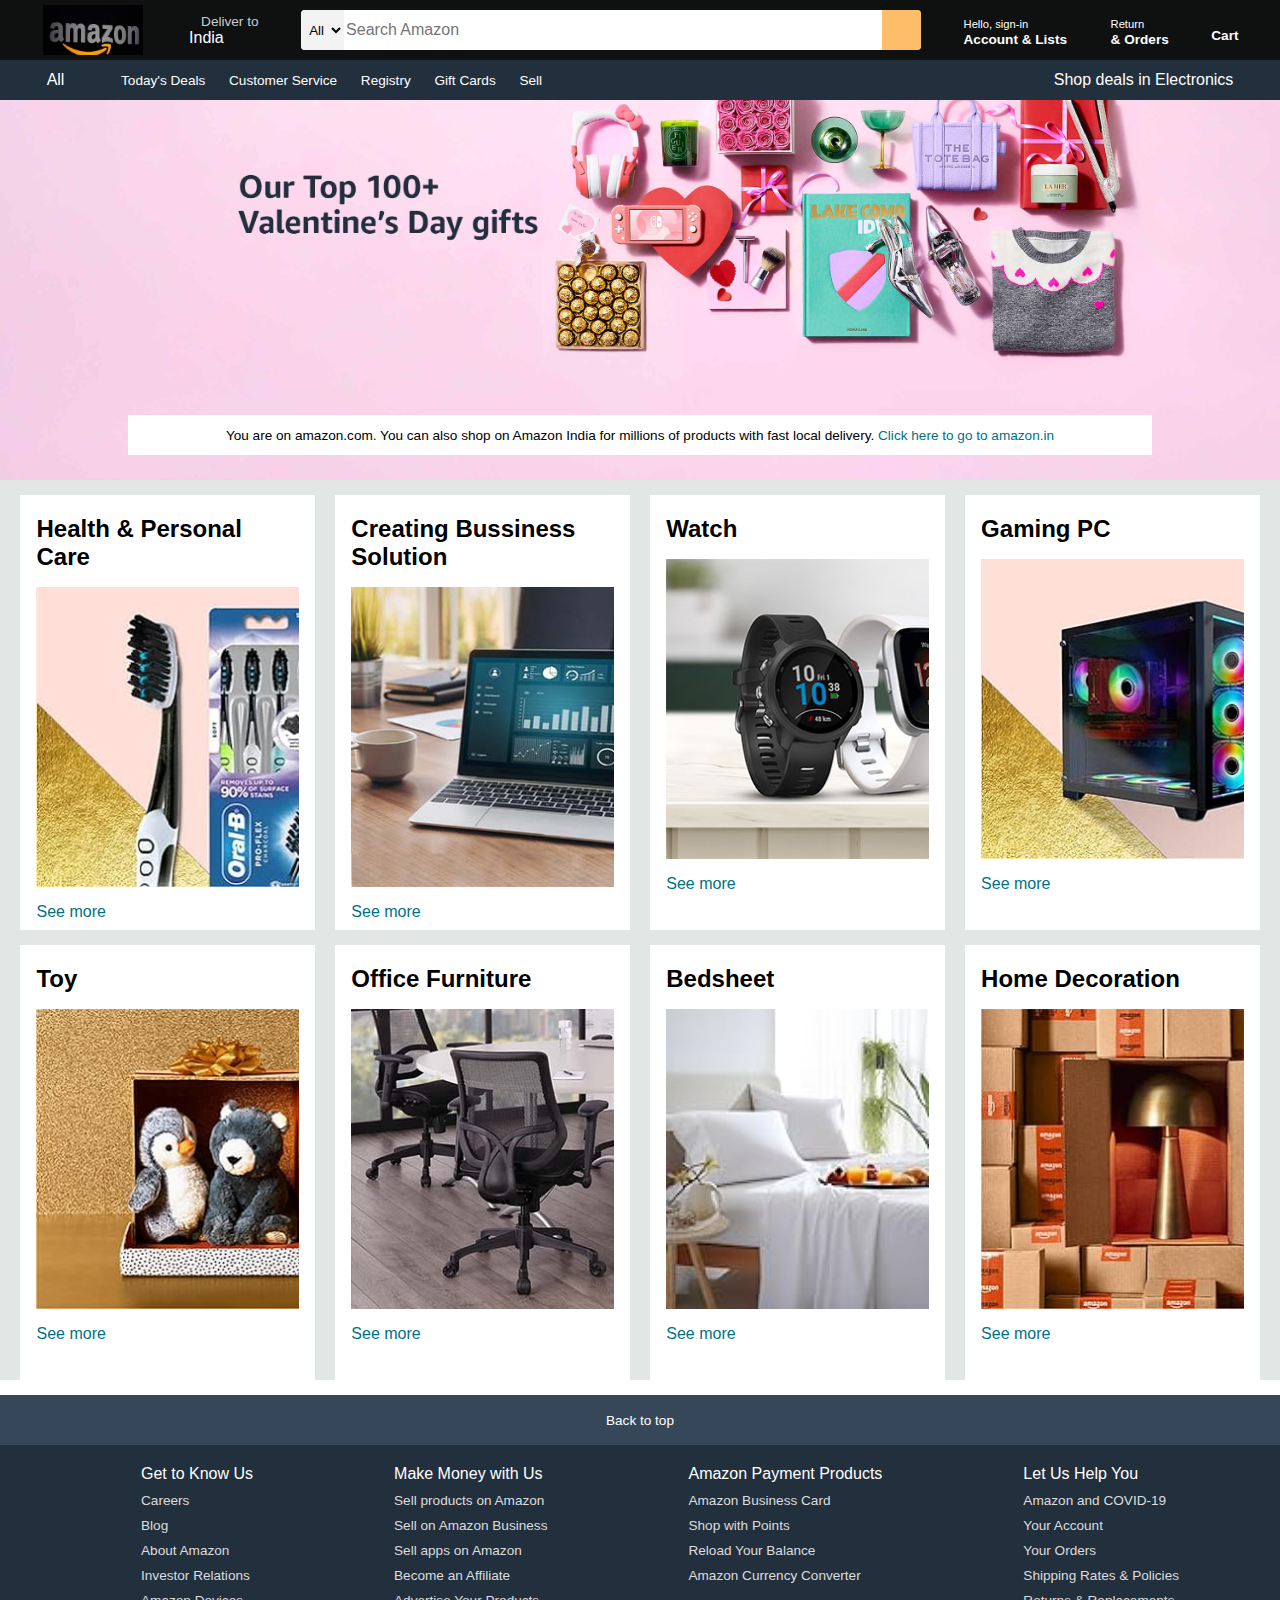
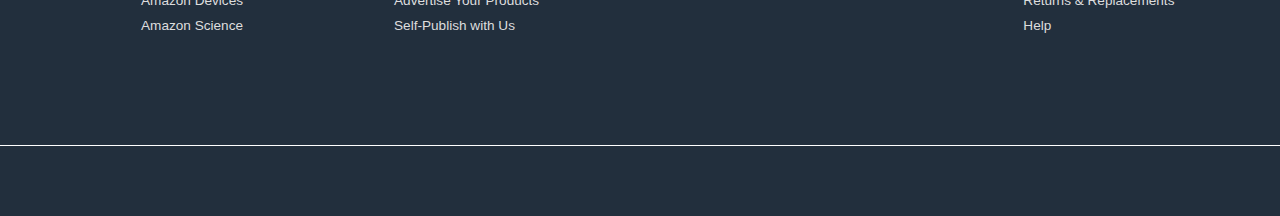
<file: index.html>
<!DOCTYPE html>
<html lang="en">
<head>
    <meta charset="UTF-8">
    <meta name="viewport" content="width=device-width, initial-scale=1.0">
    <title>Amazon</title>
    <link rel="stylesheet" href="https://cdnjs.cloudflare.com/ajax/libs/font-awesome/6.5.1/css/all.min.css" integrity="sha512-DTOQO9RWCH3ppGqcWaEA1BIZOC6xxalwEsw9c2QQeAIftl+Vegovlnee1c9QX4TctnWMn13TZye+giMm8e2LwA==" crossorigin="anonymous" referrerpolicy="no-referrer" />
    <link rel="stylesheet" href="style.css">
</head>
<body>
    <header>
        <div class="navbar">  
            <div class="nav-logo border">
                <div class="logo"> </div>

                </div>
            <div class="nav-address border">
                <p class="add-first">Deliver to</p>
                <div class="add-icon">
                    <i class="fa-solid fa-location-dot"></i>
                    <p class="add-sec">India</p>
                </div>
            </div>

            <div class="nav-search">
                <select class="search-select">
                    <option>All</option>
                </select>
                <input placeholder="Search Amazon"  class="search-input">
                <div class="search-icon"> 
                    <i class="fa-solid fa-magnifying-glass"></i>
                </div>

            </div>
            <div class="sign-in border">
                <p><span>Hello, sign-in</span></p>
                <p class="nav-second"> Account & Lists</p>
            </div>

            <div class="nav-return border">
                <p><span>Return</span></p>
                <p class="nav-second">& Orders</p>
            </div>

            <div class="nav-cart">

                <i class="fa-solid fa-cart-shopping"></i>
                Cart
            </div>
        </div>


        <div class="panel"> 
            <div class="panel-all"> 
                <i class="fa-solid fa-bars"></i>
                All
            </div>
            <div class="panel-ops">
                <p>Today's Deals</p>
                <p> Customer Service</p> 
                <p> Registry</p>
                <p> Gift Cards</p> 
                <p> Sell</p>
            </div>
            <div class="panels-deals">
                Shop deals in Electronics
            </div>
        </div>
    </header>

    <div class="hero-section">
        <div class="hero-msg"> 
            <p>You are on amazon.com. You can also shop on Amazon India for millions of products with fast local delivery. <a>Click here to go to amazon.in</a></p>
        </div>
    </div>

    <div class="shop-section"> 
        <div class="box1 box">
            <div class="box-content">
                <h2> Health & Personal Care</h2>
            <div class="box-image" style="background-image: url('box_1.jpg');">
             </div>
                <p>See more</p>
            </div>
        </div>
        <div class="box2 box">
            <div class="box-content">
                <h2>Creating Bussiness Solution</h2>
            <div class="box-image" style="background-image: url('bussiness.jpg');">
             </div>
                <p>See more</p>
            </div>
        </div>
        <div class="box3 box">
            <div class="box-content">
                <h2> Watch</h2>
            <div class="box-image" style="background-image: url('watch.jpg');">
             </div>
                <p>See more</p>
            </div>
        </div>
        <div class="box4 box">
            <div class="box-content">
                <h2> Gaming PC</h2>
            <div class="box-image" style="background-image: url('pc.jpg');">
             </div>
                <p>See more</p>
            </div>
        </div>
    </div>
    <div class="shop-section"> 
        <div class="box1 box">
            <div class="box-content">
                <h2> Toy</h2>
            <div class="box-image" style="background-image: url('toy.jpg');">
             </div>
                <p>See more</p>
            </div>
        </div>
        <div class="box2 box">
            <div class="box-content">
                <h2> Office Furniture </h2>
            <div class="box-image" style="background-image: url('office_furniture.jpg');">
             </div>
                <p>See more</p>
            </div>
        </div>
        <div class="box3 box">
            <div class="box-content">
                <h2>Bedsheet</h2>
            <div class="box-image" style="background-image: url('bedsheet.jpg');">
             </div>
                <p>See more</p>
            </div>
        </div>
        <div class="box4 box">
            <div class="box-content">
                <h2> Home Decoration</h2>
            <div class="box-image" style="background-image: url('home_decorator.jpg');">
             </div>
                <p>See more</p>
            </div>
        </div>
    </div>

    <footer>
        <div class="foot-panel1">
            Back to top
        </div>
        <div class="foot-panel2">
            <ul>
                <p> Get to Know Us</p>
                <a>Careers</a>
                <a>Blog</a>
                <a>About Amazon</a>
                <a>Investor Relations</a>
                <a>Amazon Devices</a>
                <a>Amazon Science</a>
            </ul>
            <ul>
                <p> Make Money with Us</p>
                <a>Sell products on Amazon</a>
                <a>Sell on Amazon Business</a>
                <a>Sell apps on Amazon</a>
                <a>Become an Affiliate</a>
                <a>Advertise Your Products</a>
                <a>Self-Publish with Us</a>
            </ul>
            <ul>
                <p>Amazon Payment Products</p>
                <a>Amazon Business Card</a>
                <a>Shop with Points</a>
                <a>Reload Your Balance</a>
                <a>Amazon Currency Converter</a>
        
            </ul>
            <ul>
                <p>Let Us Help You</p>
                <a>Amazon and COVID-19</a>
                <a>Your Account</a>
                <a>Your Orders</a>
                <a>Shipping Rates & Policies</a>
                <a>Returns & Replacements</a>
                <a>Help</a>
            </ul>
        </div>
        <div class="foot-panel3">

        </div>
    </footer>
</body>
</html>
</file>
<file: style.css>
* {
    margin: 0;
    font-family: Arial;
    border: border-box;

}

.navbar {
    height: 60px;
    background-color: #0f1111;
    color : white;
    display: flex;
    align-items: center;
    justify-content: space-evenly;
}
.nav-logo {
    height: 50px;
    width: 100px;
}

.logo {
   background-image: url("logo.jpeg");
    background-size: cover;
    height : 50px;
    width : 100px;
}
.border {
    border: 1.5px solid transparent;

}
.border:hover {
    border: 1.5px solid white;
}
/* Box 2 */
.add-first {
    color: #cccccc;
    font-size: 0.85rem;
    margin-left: 15px;
}

.add-sec {
    font-size: 1rem;
    margin-left: 3px;
}
.add-icon {
    display: flex;
    align-items: center;
}
/** box3 **/
.nav-search {
    display:  flex;
    justify-content: space-evenly;
    background-color: pink;
    width: 620px;
    height: 40px;
    border-radius: 4px;
}
.nav-search:hover {
    border: 2px solid orange;
}
.search-select {
    background-color: #f3f3f3;
    width: 50px;
   text-align: center;
   border-top-left-radius: 4px;
   border-bottom-left-radius: 4px;
   border: none;

}

.search-input {
    width: 100%;
    font-size: 1rem;
    border: none;
}
.search-icon {
    width: 45px;
    display: flex;
    justify-content: center;
    align-items: center;
    font-size: 1.2rem;
    background-color: #febd68;
    border-top-right-radius: 4px;
   border-bottom-right-radius: 4px;
    color: #0f1111
}
/* box 4 */
span {
    font-size: 0.7rem;
}
.nav-second {
    font-size: 0.85rem;
    font-weight: 700;
}

/** box 6 **/
.nav-cart i {
    font-size: 30px;
}

.nav-cart {
    font-size : 0.85rem;
    font-weight: 600;
}
/* panel */
.panel {
    height: 40px;
    background-color: #222f3d;
    display: flex;
    color:white;
    align-items: center;
    justify-content: space-evenly;
}

.panel-ops p{
    display: inline;
    margin: 10px;
}
.panel-ops {
    width: 70%;
    font-size: 0.85rem;
}

.panel-deals {
    font-size: 0.9rem;
    font-weight: 700;
}

/* hero section */
.hero-section {
    background-image: url(header-image.jpg);
    background-size: cover;
    height : 380px;
    display: flex;
    justify-content: center;
    align-items: flex-end;

}
.hero-msg {
    background-color: white;
    color: black;
    height: 40px;
    display: flex;
    align-items: center;
    justify-content: center;
    font-size: 0.85rem;
    width: 80%;
    margin-bottom: 25px;
    
}
.hero-msg a{
    color : #007185;
}

.shop-section { 
    display: flex;
    justify-content: space-evenly;
    background-color: #e2e7e6;
}

.box{
    /* border : 2px solid black; */
    height : 400px;
    width : 23%;
    background-color: white;
    padding: 20px 0px 15px;
    margin-top: 15px;
}
.box-image {
    height: 300px;
    background-size: cover;
    margin-bottom: 1rem;
    margin-top: 1rem;
}
.box-content {
    margin-left: 1rem;
    margin-right: 1rem;

}
.box-content p{
    color: #007185;
}
/* footer */
footer {
    margin-top: 15px;
}
.foot-panel1 {
    background-color: #37475a;
    color : white;
    height : 50px;
    display:  flex;
    justify-content: center;
    align-items: center;
    font-size: 0.85rem;
}
.foot-panel2 {
    background-color: #222f3d;
    color: white;
    height: 300px;
    display: flex;
    justify-content: space-evenly;
}
ul {
    margin-top: 20px;
}

ul a{
    display: block;
    font-size: 0.85rem;
    margin-top: 10px;
    color : #dddddd;
}
.foot-panel3 {
    background-color: #222f3d;
    color: white;
    border-top:  0.5px solid white;
    height: 70px;
    display: flex;
    justify-content: center;
}
.logo {
    background-image: url("logo.jpeg");
    background-size: cover;
    height : 50px;
    width: 100px;
}
</file>
